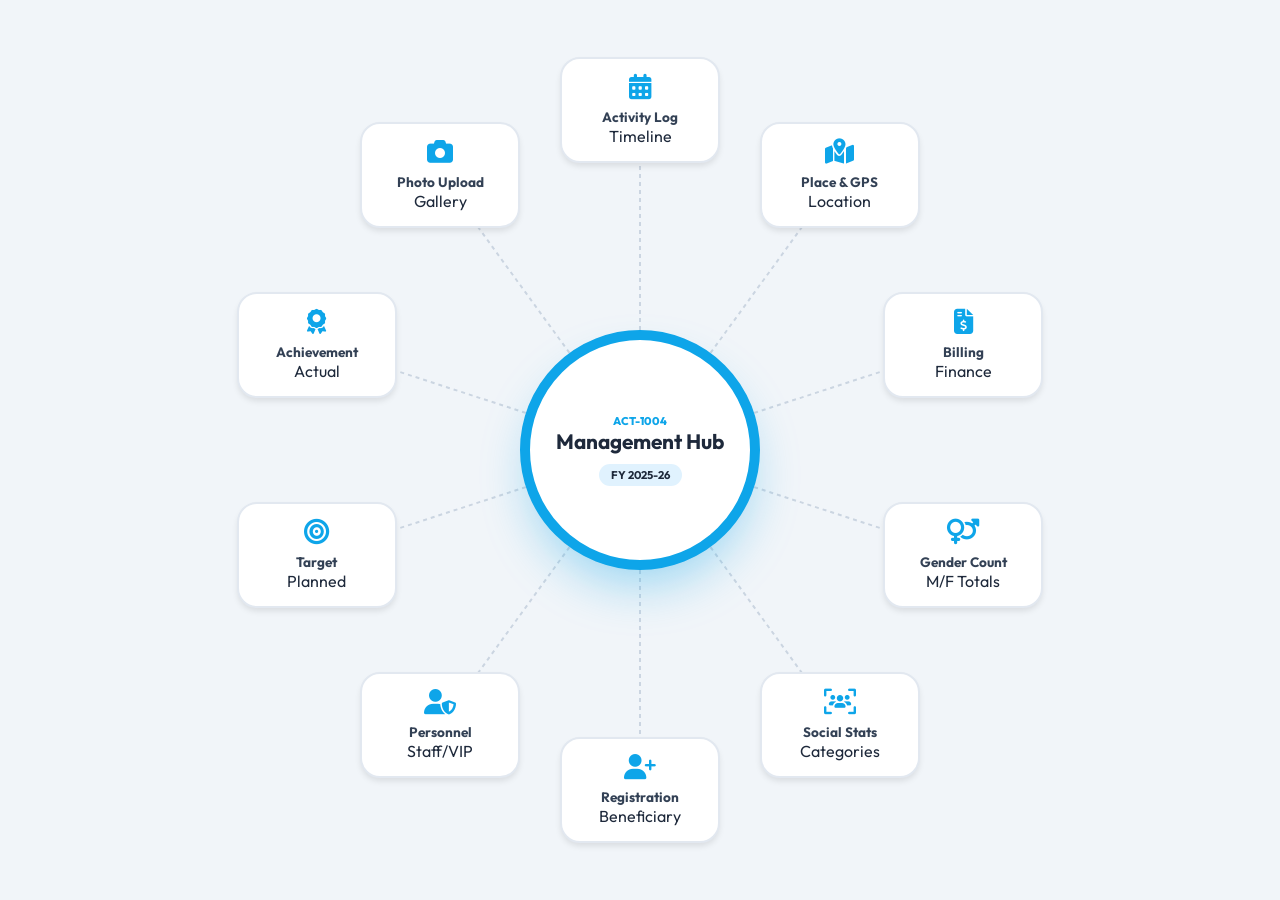
<file: templates/activity_idea.html>
<!DOCTYPE html>
<html lang="en">
<head>
    <meta charset="UTF-8">
    <meta name="viewport" content="width=device-width, initial-scale=1.0">
    <title>Activity Management Hub | Complete & Fixed</title>
    <link rel="stylesheet" href="https://cdnjs.cloudflare.com/ajax/libs/font-awesome/6.4.0/css/all.min.css">
    <link href="https://fonts.googleapis.com/css2?family=Outfit:wght@300;400;600;800&display=swap" rel="stylesheet">
    <style>
        :root {
            --primary: #0ea5e9;
            --primary-dark: #0284c7;
            --bg: #f1f5f9;
            --text: #1e293b;
            --white: #ffffff;
        }

        * { margin: 0; padding: 0; box-sizing: border-box; font-family: 'Outfit', sans-serif; }
        body { background-color: var(--bg); color: var(--text); min-height: 100vh; overflow-x: hidden; }

        /* --- DASHBOARD CANVAS --- */
        .hub-wrapper {
            display: flex; justify-content: center; align-items: center;
            min-height: 100vh; padding: 50px; position: relative;
        }

        #connection-svg {
            position: absolute; top: 0; left: 0; width: 100%; height: 100%;
            z-index: 0; pointer-events: none;
        }

        .line { stroke: #cbd5e1; stroke-width: 2; stroke-dasharray: 4; transition: 0.3s; }

        .core-activity {
            width: 240px; height: 240px; background: var(--white);
            border: 10px solid var(--primary); border-radius: 50%;
            display: flex; flex-direction: column; justify-content: center;
            align-items: center; text-align: center; z-index: 10;
            box-shadow: 0 25px 50px -12px rgba(14, 165, 233, 0.4);
            padding: 20px;
        }

        .node {
            position: absolute; width: 160px; padding: 15px;
            background: var(--white); border: 2px solid #e2e8f0; border-radius: 20px;
            text-align: center; cursor: pointer; z-index: 10;
            transition: 0.3s cubic-bezier(0.175, 0.885, 0.32, 1.275);
            box-shadow: 0 4px 6px -1px rgba(0, 0, 0, 0.1);
        }
        .node:hover { transform: scale(1.1); border-color: var(--primary); z-index: 100; }
        .node i { font-size: 1.6rem; color: var(--primary); margin-bottom: 8px; display: block; }
        .node h4 { font-size: 0.85rem; font-weight: 700; color: #334155; }

        /* --- MODAL SYSTEM --- */
        .modal-overlay {
            position: fixed; top: 0; left: 0; width: 100%; height: 100%;
            background: rgba(15, 23, 42, 0.7); backdrop-filter: blur(8px);
            display: none; justify-content: center; align-items: center; z-index: 2000;
        }
        .modal-card {
            background: var(--white); width: 95%; max-width: 500px; border-radius: 24px;
            padding: 35px; position: relative; max-height: 90vh; overflow-y: auto;
            box-shadow: 0 20px 25px -5px rgba(0, 0, 0, 0.1);
        }
        .modal-header { display: flex; align-items: center; gap: 15px; margin-bottom: 20px; color: var(--primary); }
        .close-btn { position: absolute; top: 20px; right: 20px; cursor: pointer; color: #94a3b8; font-size: 1.5rem; }

        /* --- FORM STYLING --- */
        .form-group { margin-bottom: 15px; }
        .form-group label { display: block; font-size: 0.8rem; font-weight: 700; margin-bottom: 5px; color: #64748b; }
        input, select, textarea {
            width: 100%; padding: 12px; border: 2px solid #f1f5f9; border-radius: 10px;
            font-size: 0.95rem; background: #f8fafc; outline: none;
        }
        input:focus { border-color: var(--primary); background: #fff; }

        .btn-save {
            width: 100%; background: var(--primary); color: white; padding: 15px;
            border: none; border-radius: 12px; font-weight: 700; font-size: 1rem;
            cursor: pointer; transition: 0.2s; margin-top: 10px;
        }
        .btn-save:hover { background: var(--primary-dark); }

        /* Statistics Table */
        .stats-table { width: 100%; border-collapse: collapse; margin-top: 10px; }
        .stats-table th { font-size: 0.75rem; text-align: left; padding: 10px; background: #f1f5f9; border-radius: 5px; }
        .stats-table td { padding: 10px 5px; border-bottom: 1px solid #f1f5f9; }
        .stats-table input { width: 65px; padding: 8px; text-align: center; }

        /* Mobile Switch */
        @media (max-width: 1000px) {
            .hub-wrapper { flex-direction: column; height: auto; padding: 20px; }
            #connection-svg { display: none; }
            .node { position: static !important; width: 100%; max-width: 500px; margin-bottom: 10px; transform: none !important; }
            .core-activity { margin-bottom: 30px; }
        }
    </style>
</head>
<body>

    <div class="hub-wrapper" id="canvas">
        <svg id="connection-svg"></svg>

        <div class="core-activity" id="hub">
            <span style="font-size: 0.7rem; font-weight: 800; color: var(--primary);">ACT-1004</span>
            <h2 style="font-size: 1.3rem;">Management Hub</h2>
            <div style="background: #e0f2fe; padding: 4px 12px; border-radius: 20px; font-size: 0.7rem; font-weight: 700; margin-top: 10px;">FY 2025-26</div>
        </div>

        <div class="node" data-key="log"><i class="fa-solid fa-calendar-days"></i><h4>Activity Log</h4><span>Timeline</span></div>
        <div class="node" data-key="place"><i class="fa-solid fa-map-location-dot"></i><h4>Place & GPS</h4><span>Location</span></div>
        <div class="node" data-key="bill"><i class="fa-solid fa-file-invoice-dollar"></i><h4>Billing</h4><span>Finance</span></div>
        <div class="node" data-key="gender"><i class="fa-solid fa-venus-mars"></i><h4>Gender Count</h4><span>M/F Totals</span></div>
        <div class="node" data-key="category"><i class="fa-solid fa-users-viewfinder"></i><h4>Social Stats</h4><span>Categories</span></div>
        <div class="node" data-key="reg"><i class="fa-solid fa-user-plus"></i><h4>Registration</h4><span>Beneficiary</span></div>
        <div class="node" data-key="officer"><i class="fa-solid fa-user-shield"></i><h4>Personnel</h4><span>Staff/VIP</span></div>
        <div class="node" data-key="target"><i class="fa-solid fa-bullseye"></i><h4>Target</h4><span>Planned</span></div>
        <div class="node" data-key="achieve"><i class="fa-solid fa-award"></i><h4>Achievement</h4><span>Actual</span></div>
        <div class="node" data-key="photo"><i class="fa-solid fa-camera"></i><h4>Photo Upload</h4><span>Gallery</span></div>
    </div>

    <div id="modalOverlay" class="modal-overlay">
        <div class="modal-card">
            <span class="close-btn" onclick="closeModal()">&times;</span>
            <div id="modalBody"></div>
            <button class="btn-save" onclick="closeModal()">Update Module</button>
        </div>
    </div>

    <script>
        const canvas = document.getElementById('canvas');
        const hub = document.getElementById('hub');
        const svg = document.getElementById('connection-svg');
        const nodes = document.querySelectorAll('.node');

        const modalData = {
            log: { icon: 'fa-calendar-days', title: 'Activity Timeline', html: `
                <div class="form-group"><label>Activity From Date</label><input type="date"></div>
                <div class="form-group"><label>Activity To Date</label><input type="date"></div>` },
            place: { icon: 'fa-map-location-dot', title: 'Geospatial Data', html: `
                <div class="form-group"><label>Physical Address</label><textarea rows="2"></textarea></div>
                <div style="display:flex; gap:10px">
                    <div class="form-group"><label>Latitude</label><input type="text" placeholder="12.97"></div>
                    <div class="form-group"><label>Longitude</label><input type="text" placeholder="77.59"></div>
                </div>` },
            bill: { icon: 'fa-file-invoice-dollar', title: 'Financial Management', html: `
                <div class="form-group"><label>Bill Reference No.</label><input type="text"></div>
                <div class="form-group"><label>Bill Date</label><input type="date"></div>
                <div class="form-group"><label>Amount (₹)</label><input type="number"></div>
                <div class="form-group"><label>Workflow Status</label><select><option>Pending</option><option>Completed</option><option>Rejected</option></select></div>` },
            gender: { icon: 'fa-venus-mars', title: 'Headcount Summary', html: `
                <div class="form-group"><label>Total Male Count</label><input type="number"></div>
                <div class="form-group"><label>Total Female Count</label><input type="number"></div>` },
            category: { icon: 'fa-users-viewfinder', title: 'Category Breakdown', html: `
                <table class="stats-table">
                    <tr><th>Social Category</th><th>Male</th><th>Female</th></tr>
                    <tr><td>General</td><td><input type="number"></td><td><input type="number"></td></tr>
                    <tr><td>OBC</td><td><input type="number"></td><td><input type="number"></td></tr>
                    <tr><td>SC</td><td><input type="number"></td><td><input type="number"></td></tr>
                    <tr><td>ST</td><td><input type="number"></td><td><input type="number"></td></tr>
                    <tr><td>Minority</td><td><input type="number"></td><td><input type="number"></td></tr>
                </table>` },
            reg: { icon: 'fa-user-plus', title: 'Beneficiary Registration', html: `
                <div class="form-group"><label>Beneficiary Name</label><input type="text"></div>
                <div class="form-group"><label>Gender</label><select><option>Male</option><option>Female</option></select></div>
                <div class="form-group"><label>Mobile Number</label><input type="tel"></div>
                <div class="form-group"><label>Category</label><select><option>Gen</option><option>OBC</option><option>SC</option><option>ST</option></select></div>` },
            officer: { icon: 'fa-user-shield', title: 'Personnel & Protocol', html: `
                <div class="form-group"><label>Organizing Officer (Name/Desig/Office)</label><input type="text"></div>
                <div class="form-group"><label>VIP/Guest Attendee</label><textarea rows="2"></textarea></div>` },
            target: { icon: 'fa-bullseye', title: 'Physical & Financial Targets', html: `
                <div class="form-group"><label>Physical Target (Units)</label><input type="number"></div>
                <div class="form-group"><label>Financial Target (Budget ₹)</label><input type="number"></div>` },
            achieve: { icon: 'fa-award', title: 'Actual Achievement', html: `
                <div class="form-group"><label>Physical Achievement</label><input type="number"></div>
                <div class="form-group"><label>Financial Achievement (Actual ₹)</label><input type="number"></div>` },
            photo: { icon: 'fa-camera', title: 'Event Photography', html: `
                <div style="border: 2px dashed #cbd5e1; padding: 30px; border-radius: 15px; text-align: center; background:#f8fafc">
                    <i class="fa-solid fa-upload" style="font-size: 2rem; color: #94a3b8; margin-bottom:10px"></i>
                    <p style="font-size:0.8rem">Click to capture or upload event photos</p>
                    <input type="file" multiple hidden id="fileInp">
                </div>` }
        };

        function initHub() {
            if(window.innerWidth < 1000) return;
            const centerX = canvas.offsetWidth / 2;
            const centerY = canvas.offsetHeight / 2;
            const orbitRadius = 340;

            nodes.forEach((node, i) => {
                const angle = (i * (2 * Math.PI / nodes.length)) - (Math.PI / 2);
                const x = centerX + orbitRadius * Math.cos(angle) - (node.offsetWidth / 2);
                const y = centerY + orbitRadius * Math.sin(angle) - (node.offsetHeight / 2);

                node.style.left = `${x}px`;
                node.style.top = `${y}px`;

                const line = document.createElementNS("http://www.w3.org/2000/svg", "line");
                line.setAttribute("x1", centerX); line.setAttribute("y1", centerY);
                line.setAttribute("x2", x + node.offsetWidth/2); line.setAttribute("y2", y + node.offsetHeight/2);
                line.setAttribute("class", "line");
                svg.appendChild(line);

                node.onclick = () => {
                    const key = node.getAttribute('data-key');
                    const config = modalData[key];
                    document.getElementById('modalBody').innerHTML = `
                        <div class="modal-header"><i class="fa-solid ${config.icon}"></i><h2>${config.title}</h2></div>
                        ${config.html}`;
                    document.getElementById('modalOverlay').style.display = 'flex';
                };
            });
        }

        function closeModal() { document.getElementById('modalOverlay').style.display = 'none'; }
        window.onload = initHub;
        window.onresize = () => { svg.innerHTML = ''; initHub(); };
    </script>
</body>
</html>
</file>
